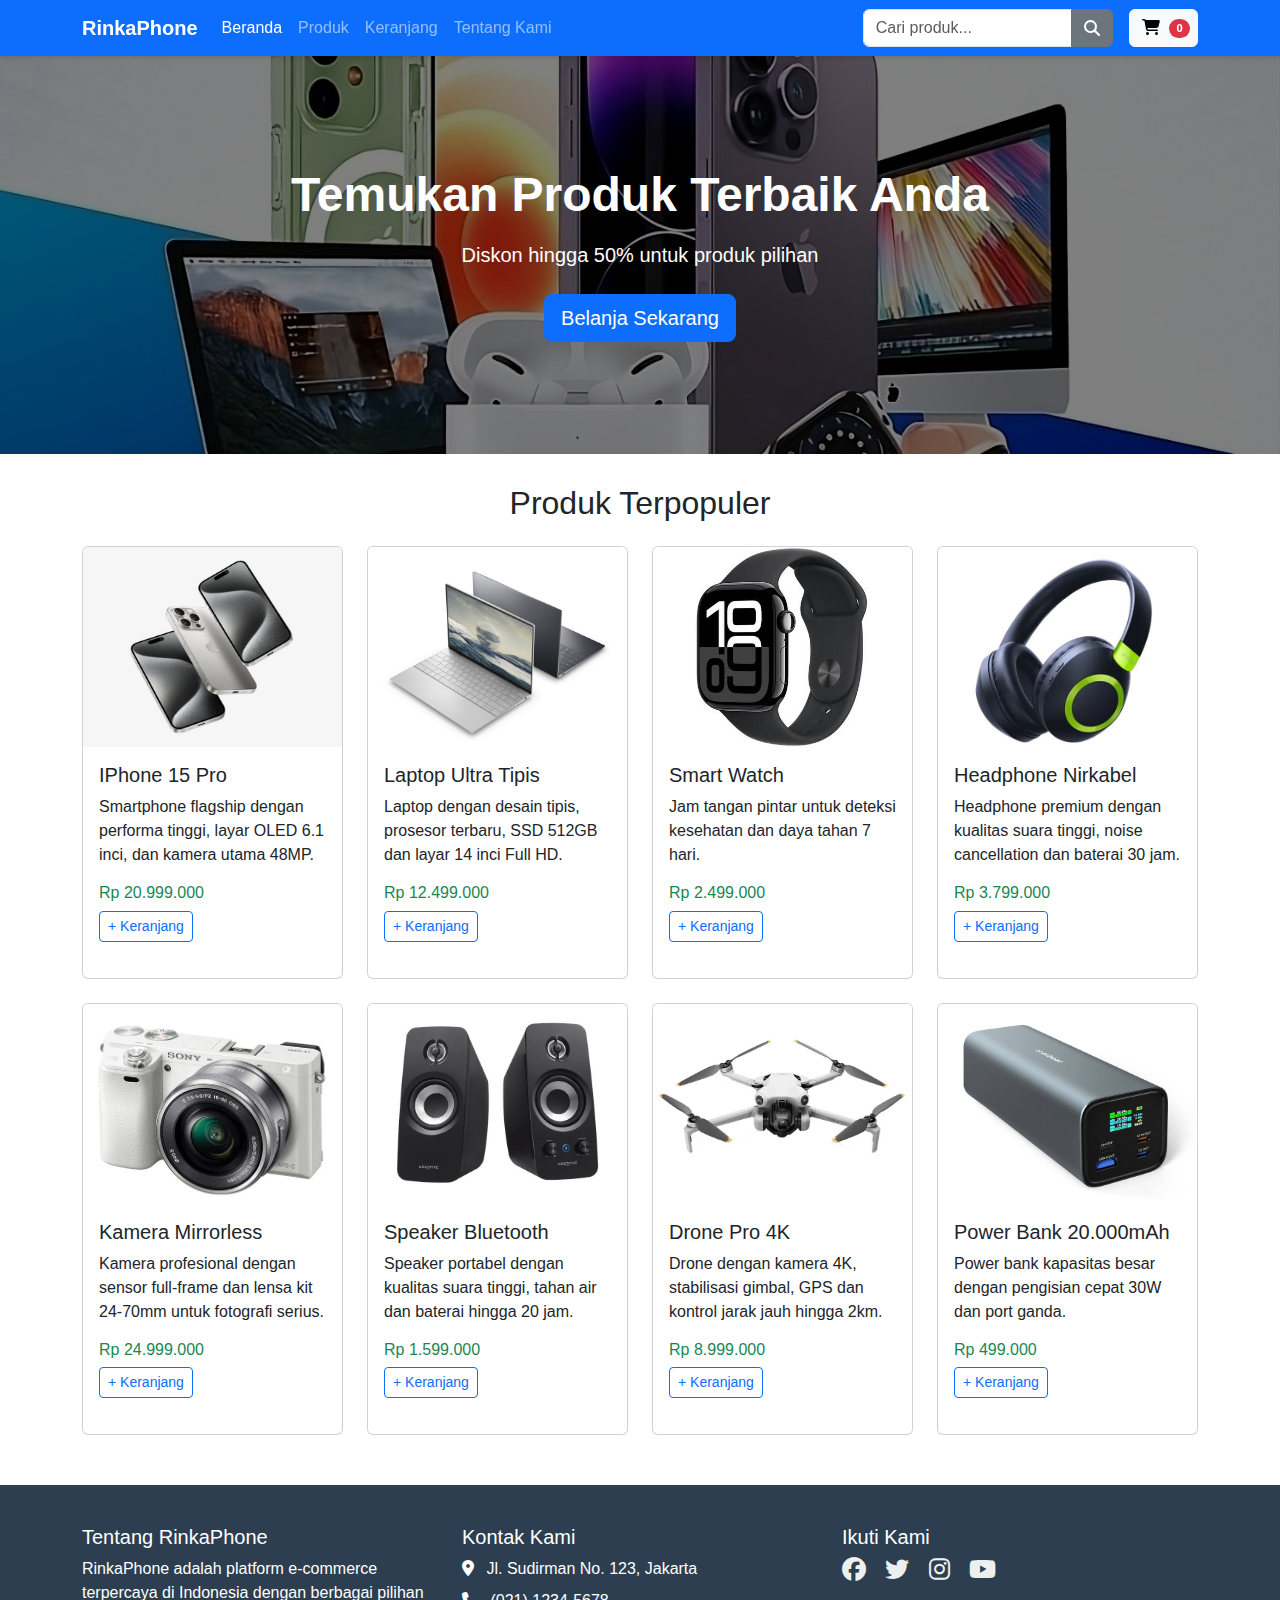
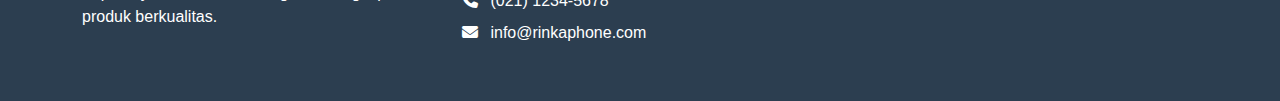
<file: UAS P.WEB/index.html>
]<!DOCTYPE html>
<html lang="en">
  <head>
    <meta charset="UTF-8" />
    <meta name="viewport" content="width=device-width, initial-scale=1.0" />
    <title>RinkaPhone - Toko Online Terbaik</title>
    <!-- Bootstrap 5 CSS -->
    <link
      href="https://cdn.jsdelivr.net/npm/bootstrap@5.3.2/dist/css/bootstrap.min.css"
      rel="stylesheet"
    />
    <link
      rel="stylesheet"
      href="https://cdnjs.cloudflare.com/ajax/libs/font-awesome/6.4.0/css/all.min.css"
    />
    <link rel="stylesheet" href="assets/style.css" />
  </head>
  <body>
    <!-- Navigation -->
    <nav class="navbar navbar-expand-lg navbar-dark bg-primary fixed-top">
        <div class="container">
            <a class="navbar-brand fw-bold" href="#">RinkaPhone</a>
            <button class="navbar-toggler" type="button" data-bs-toggle="collapse" data-bs-target="#navbarNav" aria-controls="navbarNav" aria-expanded="false" aria-label="Toggle navigation">
                <span class="navbar-toggler-icon"></span>
            </button>
            <div class="collapse navbar-collapse" id="navbarNav">
                <ul class="navbar-nav me-auto">
                    <li class="nav-item">
                        <a class="nav-link active" href="#">Beranda</a>
                    </li>
                    <li class="nav-item">
                        <a class="nav-link" href="produk.html">Produk</a>
                    </li>
                    <li class="nav-item">
                        <a class="nav-link" href="cart.html">Keranjang</a>
                    </li>
                    <li class="nav-item">
                        <a class="nav-link" href="#">Tentang Kami</a>
                    </li>
                </ul>
                <div class="d-flex">
                  <div class="input-group me-3" style="width: 250px;" id="searchArea">
                    <input type="text" class="form-control" placeholder="Cari produk..." id="searchInput">
                    <button class="btn btn-secondary" type="button" id="searchBtn">
                      <i class="fas fa-search"></i>
                    </button>
                  </div>                  
                    <div class="position-relative">
                        <button class="btn btn-light position-relative" id="cartButton" data-bs-toggle="offcanvas" data-bs-target="#cartOffcanvas">
                            <i class="fas fa-shopping-cart"></i>
                            <span class="cart-badge badge bg-danger rounded-pill" id="cartCount">0</span>
                        </button>
                    </div>
                </div>
            </div>
        </div>
    </nav>

    <!-- Hero Section -->
    <div class="hero-section text-center">
      <div class="container">
        <h1 class="hero-title mb-3">Temukan Produk Terbaik Anda</h1>
        <p class="lead mb-4">Diskon hingga 50% untuk produk pilihan</p>
        <a href="produk.html" class="btn btn-primary btn-lg">Belanja Sekarang</a>
      </div>
    </div>

   <!-- Product Section -->
<section class="container mb-5" id="produk">
  <h2 class="text-center mb-4">Produk Terpopuler</h2>
  <div class="row row-cols-2 row-cols-md-2 row-cols-lg-3 row-cols-xl-4 g-4">
    <!-- Product 1 -->
    <div class="col" id="product1" onclick="showProductDetail(1)" style="cursor:pointer;">
      <div class="card product-card h-100">
        <img src="assets/ip.jpg" class="card-img-top product-img" alt="hp" />
        <div class="card-body">
          <h5 class="card-title">IPhone 15 Pro</h5>
          <p class="card-text">
            Smartphone flagship dengan performa tinggi, layar OLED 6.1 inci, dan kamera utama 48MP.
          </p>
          <div class="d-flex flex-column align-items-start">
            <h6 class="text-success mb-0">Rp 20.999.000</h6>
            <button
              class="btn btn-sm btn-outline-primary add-to-cart mt-2"
              data-id="1"
              data-name="Iphone 15 Pro"
              data-price="20999000"
              data-img="assets/ip.jpg"
            >
              + Keranjang
            </button>
          </div>
        </div>
      </div>
    </div>

    <!-- Product 2 -->
    <div class="col" id="product2" onclick="showProductDetail(2)" style="cursor:pointer;">
      <div class="card product-card h-100">
        <img src="assets/lp.jpg" class="card-img-top product-img" alt="Laptop" />
        <div class="card-body">
          <h5 class="card-title">Laptop Ultra Tipis</h5>
          <p class="card-text">
            Laptop dengan desain tipis, prosesor terbaru, SSD 512GB dan layar 14 inci Full HD.
          </p>
          <div class="d-flex flex-column align-items-start">
            <h6 class="text-success mb-0">Rp 12.499.000</h6>
            <button
              class="btn btn-sm btn-outline-primary add-to-cart mt-2"
              data-id="2"
              data-name="Laptop Ultra Tipis"
              data-price="12499000"
              data-img="assets/lp.jpg"
            >
              + Keranjang
            </button>
          </div>
        </div>
      </div>
    </div>

    <!-- Product 3 -->
    <div class="col" id="product3" onclick="showProductDetail(3)" style="cursor:pointer;">
      <div class="card product-card h-100">
        <img src="assets/sm.jpg" class="card-img-top product-img" alt="Jam tangan" />
        <div class="card-body">
          <h5 class="card-title">Smart Watch</h5>
          <p class="card-text">
            Jam tangan pintar untuk deteksi kesehatan dan daya tahan 7 hari.
          </p>
          <div class="d-flex flex-column align-items-start">
            <h6 class="text-success mb-0">Rp 2.499.000</h6>
            <button
              class="btn btn-sm btn-outline-primary add-to-cart mt-2"
              data-id="3"
              data-name="Smart Watch"
              data-price="2499000"
              data-img="assets/sm.jpg"
            >
              + Keranjang
            </button>
          </div>
        </div>
      </div>
    </div>

    <!-- Product 4 -->
    <div class="col" id="product4" onclick="showProductDetail(4)" style="cursor:pointer;">
      <div class="card product-card h-100">
        <img src="assets/hn.jpg" class="card-img-top product-img" alt="Headphone" />
        <div class="card-body">
          <h5 class="card-title">Headphone Nirkabel</h5>
          <p class="card-text">
            Headphone premium dengan kualitas suara tinggi, noise cancellation dan baterai 30 jam.
          </p>
          <div class="d-flex flex-column align-items-start">
            <h6 class="text-success mb-0">Rp 3.799.000</h6>
            <button
              class="btn btn-sm btn-outline-primary add-to-cart mt-2"
              data-id="4"
              data-name="Headphone Nirkabel"
              data-price="3799000"
              data-img="assets/hn.jpg"
            >
              + Keranjang
            </button>
          </div>
        </div>
      </div>
    </div>

    <!-- Product 5 -->
    <div class="col" id="product5" onclick="showProductDetail(5)" style="cursor:pointer;">
      <div class="card product-card h-100">
        <img src="assets/km.jpg" class="card-img-top product-img" alt="Kamera" />
        <div class="card-body">
          <h5 class="card-title">Kamera Mirrorless</h5>
          <p class="card-text">
            Kamera profesional dengan sensor full-frame dan lensa kit 24-70mm untuk fotografi serius.
          </p>
          <div class="d-flex flex-column align-items-start">
            <h6 class="text-success mb-0">Rp 24.999.000</h6>
            <button
              class="btn btn-sm btn-outline-primary add-to-cart mt-2"
              data-id="5"
              data-name="Kamera Mirrorless"
              data-price="24999000"
              data-img="assets/km.jpg"
            >
              + Keranjang
            </button>
          </div>
        </div>
      </div>
    </div>

    <!-- Product 6 -->
    <div class="col" id="product6" onclick="showProductDetail(6)" style="cursor:pointer;">
      <div class="card product-card h-100">
        <img src="assets/bl.jpg" class="card-img-top product-img" alt="Speaker bluetooth" />
        <div class="card-body">
          <h5 class="card-title">Speaker Bluetooth</h5>
          <p class="card-text">
            Speaker portabel dengan kualitas suara tinggi, tahan air dan baterai hingga 20 jam.
          </p>
          <div class="d-flex flex-column align-items-start">
            <h6 class="text-success mb-0">Rp 1.599.000</h6>
            <button
              class="btn btn-sm btn-outline-primary add-to-cart mt-2"
              data-id="6"
              data-name="Speaker Bluetooth"
              data-price="1599000"
              data-img="assets/bl.jpg"
            >
              + Keranjang
            </button>
          </div>
        </div>
      </div>
    </div>

    <!-- Product 7 -->
    <div class="col" id="product7" onclick="showProductDetail(7)" style="cursor:pointer;">
      <div class="card product-card h-100">
        <img src="assets/dr.jpg" class="card-img-top product-img" alt="Drone" />
        <div class="card-body">
          <h5 class="card-title">Drone Pro 4K</h5>
          <p class="card-text">
            Drone dengan kamera 4K, stabilisasi gimbal, GPS dan kontrol jarak jauh hingga 2km.
          </p>
          <div class="d-flex flex-column align-items-start">
            <h6 class="text-success mb-0">Rp 8.999.000</h6>
            <button
              class="btn btn-sm btn-outline-primary add-to-cart mt-2"
              data-id="7"
              data-name="Drone Pro 4K"
              data-price="8999000"
              data-img="assets/dr.jpg"
            >
              + Keranjang
            </button>
          </div>
        </div>
      </div>
    </div>

    <!-- Product 8 -->
    <div class="col" id="product8" onclick="showProductDetail(8)" style="cursor:pointer;">
      <div class="card product-card h-100">
        <img src="assets/pb.jpg" class="card-img-top product-img" alt="Powerbank" />
        <div class="card-body">
          <h5 class="card-title">Power Bank 20.000mAh</h5>
          <p class="card-text">
            Power bank kapasitas besar dengan pengisian cepat 30W dan port ganda.
          </p>
          <div class="d-flex flex-column align-items-start">
            <h6 class="text-success mb-0">Rp 499.000</h6>
            <button
              class="btn btn-sm btn-outline-primary add-to-cart mt-2"
              data-id="8"
              data-name="Power Bank 20.000mAh"
              data-price="499000"
              data-img="assets/pb.jpg"
            >
              + Keranjang
            </button>
          </div>
        </div>
      </div>
    </div>
  </div>
</section>


    <!-- Keranjang belanja -->
    <div class="offcanvas offcanvas-end" tabindex="-1" id="cartOffcanvas" aria-labelledby="cartOffcanvasLabel">
        <div class="offcanvas-header">
            <h5 class="offcanvas-title" id="cartOffcanvasLabel">Keranjang Belanja</h5>
            <button type="button" class="btn-close" data-bs-dismiss="offcanvas" aria-label="Close"></button>
        </div>
        <div class="offcanvas-body">
            <div id="cartItems"></div>
            <div class="mt-3">
                <h6>Total: <span id="cartTotal">Rp 0</span></h6>
                <button type="button" class="btn btn-success w-100 mt-3" id="checkoutBtn">Checkout</button>
            </div>
        </div>
    </div>

    <!-- Footer -->
    <footer class="footer">
      <div class="container">
        <div class="row">
          <div class="col-md-4 mb-4 mb-md-0">
            <h5>Tentang RinkaPhone</h5>
            <p>
              RinkaPhone adalah platform e-commerce terpercaya di Indonesia
              dengan berbagai pilihan produk berkualitas.
            </p>
          </div>
          <div class="col-md-4 mb-4 mb-md-0">
            <h5>Kontak Kami</h5>
            <ul class="list-unstyled">
              <li class="mb-2">
                <i class="fas fa-map-marker-alt me-2"></i> Jl. Sudirman No. 123,
                Jakarta
              </li>
              <li class="mb-2">
                <i class="fas fa-phone me-2"></i> (021) 1234-5678
              </li>
              <li class="mb-2">
                <i class="fas fa-envelope me-2"></i> info@rinkaphone.com
              </li>
            </ul>
          </div>
          <div class="col-md-4">
            <h5>Ikuti Kami</h5>
            <div class="social-icons">
              <a href="#" class="social-icon"
                ><i class="fab fa-facebook"></i
              ></a>
              <a href="#" class="social-icon"><i class="fab fa-twitter"></i></a>
              <a href="#" class="social-icon"
                ><i class="fab fa-instagram"></i
              ></a>
              <a href="#" class="social-icon"><i class="fab fa-youtube"></i></a>
            </div>
          </div>
        </div>
      </div>
    </footer>

    <!-- Bootstrap JS -->
    <script src="https://cdn.jsdelivr.net/npm/bootstrap@5.3.2/dist/js/bootstrap.bundle.min.js"></script>
    <script src="assets/script.js"></script>

    <!-- Modal Detail Produk -->
    <div class="modal fade" id="productDetailModal" tabindex="-1" aria-labelledby="productDetailLabel" aria-hidden="true">
      <div class="modal-dialog modal-lg modal-dialog-centered">
        <div class="modal-content">
          <div class="modal-header">
            <h5 class="modal-title" id="productDetailLabel">Detail Produk</h5>
            <button type="button" class="btn-close" data-bs-dismiss="modal" aria-label="Tutup"></button>
          </div>
          <div class="modal-body row" id="productDetailBody">
            <!-- Isi detail produk akan muncul di sini -->
          </div>
        </div>
      </div>
    </div>

  </body>
</html>
</file>
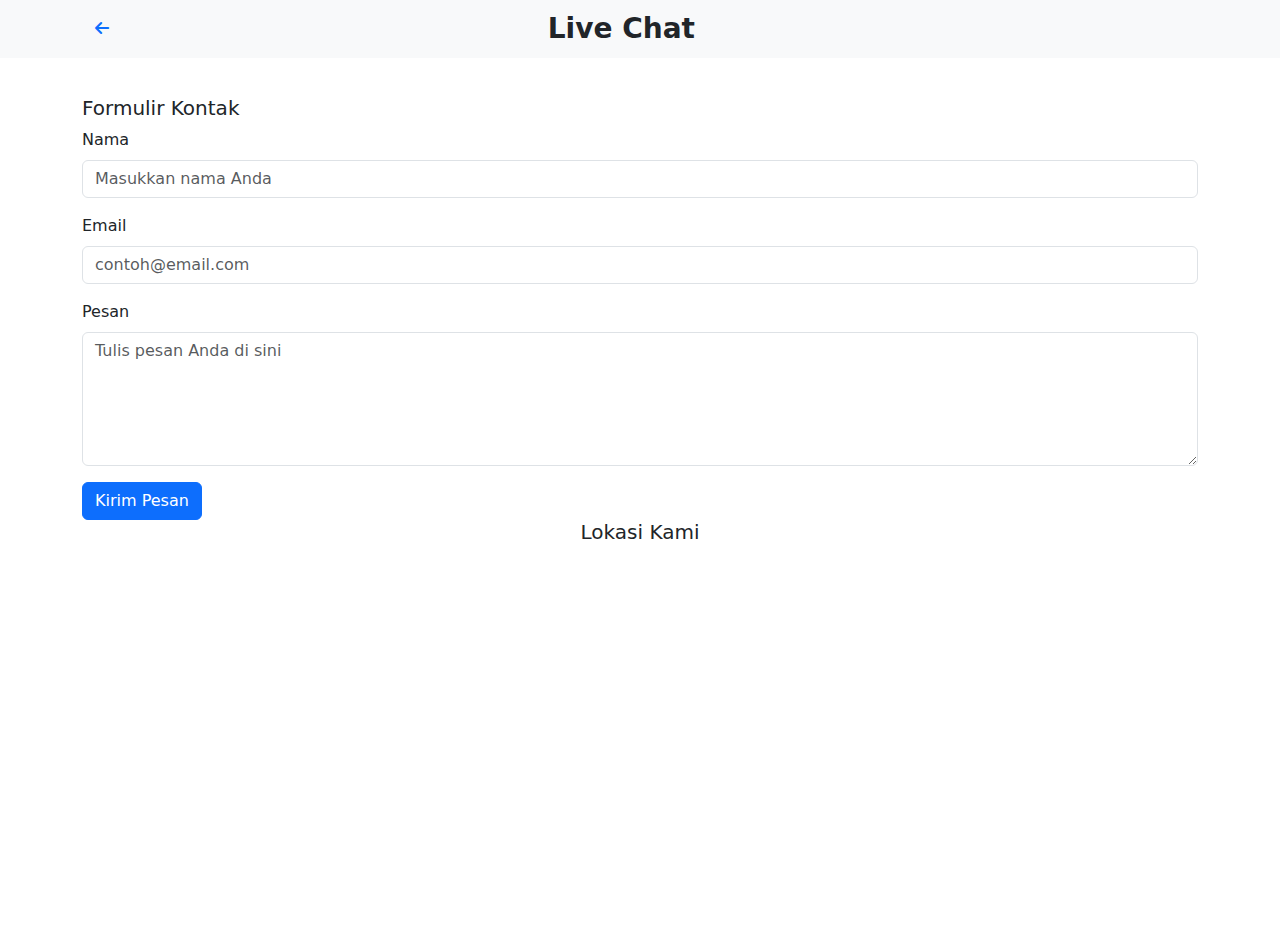
<file: kontak.html>
<!DOCTYPE html>
<html lang="id">
<head>
  <meta charset="UTF-8" />
  <meta name="viewport" content="width=device-width, initial-scale=1.0" />
  <title>Kontak Kami - RinkaPhone</title>
  <link href="https://cdn.jsdelivr.net/npm/bootstrap@5.3.2/dist/css/bootstrap.min.css" rel="stylesheet" />
  <link rel="stylesheet" href="https://cdnjs.cloudflare.com/ajax/libs/font-awesome/6.4.0/css/all.min.css" />
  <link rel="stylesheet" href="assets/style.css" />
</head>
<body class="page">

  <!-- Navbar -->
  <nav class="navbar navbar-light bg-light fixed-top">
        <div class="container d-flex justify-content-between align-items-center">
          <button class="btn btn-light me-2" onclick="history.back()">
            <i class="fas fa-arrow-left text-primary"></i> 
          </button>
          <div class="mx-auto text-dark fw-bold fs-3">Live Chat</div>
          <div style="width: 85.25px;"></div>
        </div>
      </nav>

      <!-- Konten Utama -->
     <main class="container mt-5 pt-5">

    <!-- Formulir -->
    <div class="mb-5">
      <h5>Formulir Kontak</h5>
      <form id="kontakform">
        <div class="mb-3">
          <label for="name" class="form-label">Nama</label>
          <input type="text" class="form-control" id="name" placeholder="Masukkan nama Anda" />
        </div>
        <div class="mb-3">
          <label for="email" class="form-label">Email</label>
          <input type="email" class="form-control" id="email" placeholder="contoh@email.com" />
        </div>
        <div class="mb-3">
          <label for="message" class="form-label">Pesan</label>
          <textarea class="form-control" id="message" rows="5" placeholder="Tulis pesan Anda di sini"></textarea>
        </div>
        <button type="submit" class="btn btn-primary">Kirim Pesan</button>
      </form>


    <!-- Google Maps -->
    <div class="mb-5 text-center">
      <h5>Lokasi Kami</h5>
      <div class="ratio ratio-16x9 mx-auto" style="max-width: 600px;">
        <iframe 
          src="https://www.google.com/maps/embed?pb=!1m18!1m12!1m3!1d3952.8534191005464!2d110.8012433!3d-7.8082234!2m3!1f0!2f0!3f0!3m2!1i1024!2i768!4f13.1!3m3!1m2!1s0x2e7a146e3b181b91%3A0x1234567890abcdef!2sJl.%20Tipes%20No.123%2C%20Surakarta!5e0!3m2!1sid!2sid!4v1624081762631!5m2!1sid!2sid" 
          width="100%" 
          height="100%" 
          style="border:0;" 
          allowfullscreen="" 
          loading="lazy" 
          referrerpolicy="no-referrer-when-downgrade">
        </iframe>
      </div>
    </div>
  </main>

  <footer class="footerb"></footer>

  <!-- Script -->
  <script src="https://cdn.jsdelivr.net/npm/bootstrap@5.3.2/dist/js/bootstrap.bundle.min.js"></script>
  <script src="assets/script.js"></script>

</body>
</html>
</file>
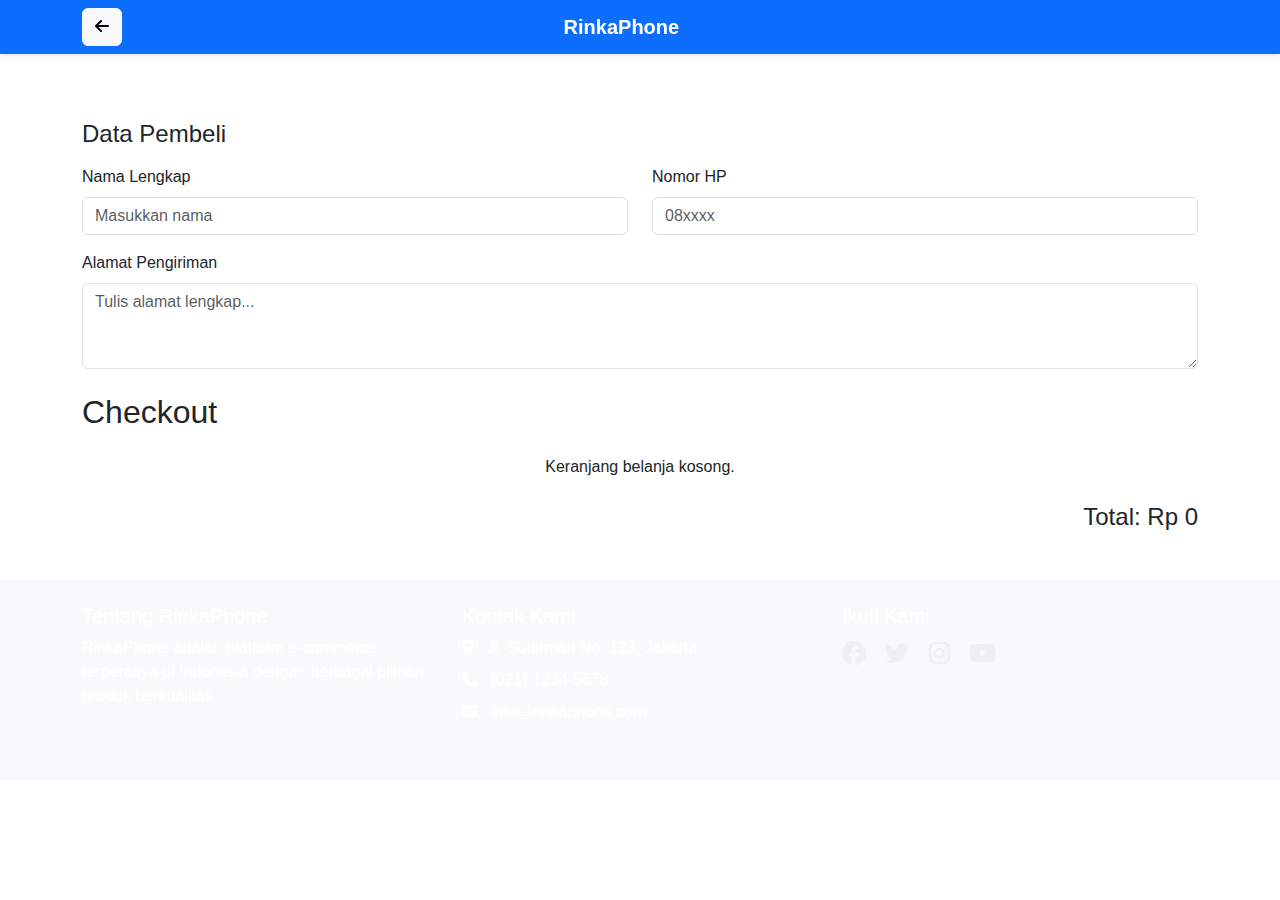
<file: UAS P.WEB/co.html>
<!DOCTYPE html>
<html lang="id">
  <head>
    <meta charset="UTF-8" />
    <meta name="viewport" content="width=device-width, initial-scale=1.0" />
    <title>Checkout - RinkaPhone</title>

    <!-- Bootstrap 5 CSS -->
    <link
      href="https://cdn.jsdelivr.net/npm/bootstrap@5.3.2/dist/css/bootstrap.min.css"
      rel="stylesheet"
    />
    <link
      rel="stylesheet"
      href="https://cdnjs.cloudflare.com/ajax/libs/font-awesome/6.5.0/css/all.min.css"
    />
    <link rel="stylesheet" href="assets/style.css" />
  </head>
  <body>
    <!-- Navbar -->
    <nav class="navbar navbar-dark bg-primary fixed-top">
        <div class="container d-flex justify-content-between align-items-center">
          <button class="btn btn-light me-2" onclick="history.back()">
            <i class="fas fa-arrow-left"></i> 
          </button>
          <div class="mx-auto text-white fw-bold fs-5">RinkaPhone</div>
          <div style="width: 85.25px;"></div>
        </div>
      </nav>
    
    <div style="padding-top: 90px;"></div>

    <!-- Checkout Section -->
    <div class="container">
        <h4 class="mb-3">Data Pembeli</h4>
        <form class="mb-4">
        <div class="row">
            <div class="col-md-6 mb-3">
            <label for="buyerName" class="form-label">Nama Lengkap</label>
            <input type="text" class="form-control" id="buyerName" placeholder="Masukkan nama" required />
            <div class="invalid-feedback">Nama wajib diisi.</div>
            </div>
            <div class="col-md-6 mb-3">
            <label for="buyerPhone" class="form-label">Nomor HP</label>
            <input type="tel" class="form-control" id="buyerPhone" placeholder="08xxxx" required />
            <div class="invalid-feedback">Nomor HP wajib diisi.</div>
            </div>
        </div>
        <div class="mb-3">
            <label for="buyerAddress" class="form-label">Alamat Pengiriman</label>
            <textarea class="form-control" id="buyerAddress" rows="3" placeholder="Tulis alamat lengkap..." required></textarea>
            <div class="invalid-feedback">Alamat wajib diisi.</div>
        </div>
        </form>

    
      <h2 class="mb-4">Checkout</h2>
      <div id="checkoutItems"></div>
      <h4 class="mt-4 text-end">Total: <span id="checkoutTotal">Rp 0</span></h4>

      <div class="text-end mt-3">
        <button class="btn btn-success" id="finishCheckout">
          Selesai
        </button>
      </div>
    </div>

    <!-- Offcanvas Keranjang -->
    <div class="offcanvas offcanvas-end" tabindex="-1" id="cartOffcanvas" aria-labelledby="cartOffcanvasLabel">
      <div class="offcanvas-header">
        <h5 class="offcanvas-title" id="cartOffcanvasLabel">Keranjang Belanja</h5>
        <button type="button" class="btn-close" data-bs-dismiss="offcanvas"></button>
      </div>
      <div class="offcanvas-body">
        <div id="cartItems"></div>
        <div class="mt-3">
          <h6>Total: <span id="cartTotal">Rp 0</span></h6>
          <button type="button" class="btn btn-success w-100 mt-3" id="checkoutBtn" onclick="window.location.href='co.html'">Checkout</button>
        </div>
      </div>
    </div>

    <!-- Footer -->
    <footer class="footer bg-light mt-5 pt-4">
      <div class="container">
        <div class="row">
          <div class="col-md-4 mb-4 mb-md-0">
            <h5>Tentang RinkaPhone</h5>
            <p>
              RinkaPhone adalah platform e-commerce terpercaya di Indonesia
              dengan berbagai pilihan produk berkualitas.
            </p>
          </div>
          <div class="col-md-4 mb-4 mb-md-0">
            <h5>Kontak Kami</h5>
            <ul class="list-unstyled">
              <li class="mb-2">
                <i class="fas fa-map-marker-alt me-2"></i> Jl. Sudirman No. 123, Jakarta
              </li>
              <li class="mb-2">
                <i class="fas fa-phone me-2"></i> (021) 1234-5678
              </li>
              <li class="mb-2">
                <i class="fas fa-envelope me-2"></i> info@rinkaphone.com
              </li>
            </ul>
          </div>
          <div class="col-md-4">
            <h5>Ikuti Kami</h5>
            <div class="social-icons">
              <a href="#" class="social-icon"><i class="fab fa-facebook"></i></a>
              <a href="#" class="social-icon"><i class="fab fa-twitter"></i></a>
              <a href="#" class="social-icon"><i class="fab fa-instagram"></i></a>
              <a href="#" class="social-icon"><i class="fab fa-youtube"></i></a>
            </div>
          </div>
        </div>
      </div>
    </footer>

    <!-- Bootstrap JS -->
    <script src="https://cdn.jsdelivr.net/npm/bootstrap@5.3.2/dist/js/bootstrap.bundle.min.js"></script>

    <!-- Script Utama -->
    <script src="assets/script.js"></script>
  </body>
</html>
</file>
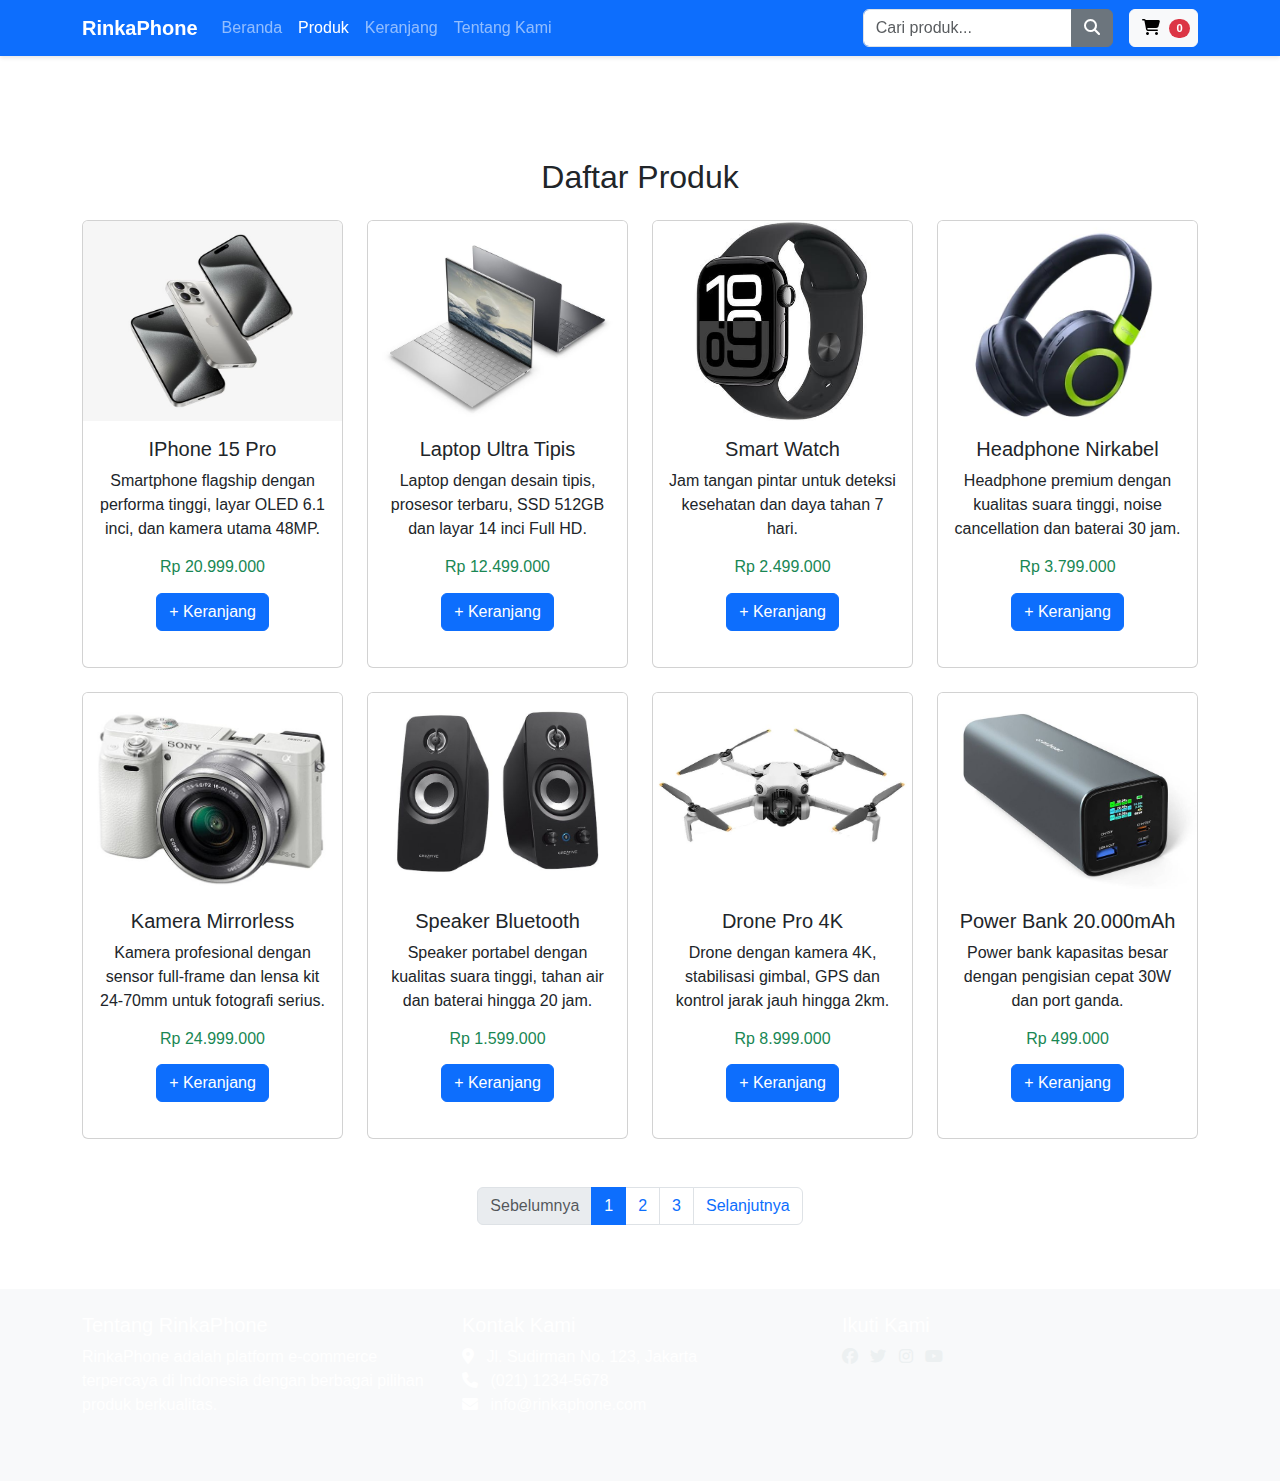
<file: UAS P.WEB/produk.html>
<!DOCTYPE html>
<html lang="id">
<head>
  <meta charset="UTF-8" />
  <meta name="viewport" content="width=device-width, initial-scale=1.0"/>
  <title>Daftar Produk - RinkaPhone</title>
  <link href="https://cdn.jsdelivr.net/npm/bootstrap@5.3.2/dist/css/bootstrap.min.css" rel="stylesheet"/>
  <link rel="stylesheet" href="https://cdnjs.cloudflare.com/ajax/libs/font-awesome/6.4.0/css/all.min.css"/>
  <link rel="stylesheet" href="assets/style.css"/>
  <style>
    .product-card {
      transition: transform 0.3s ease, box-shadow 0.3s ease;
    }
    .product-card:hover {
      transform: scale(1.02);
      box-shadow: 0 0.5rem 1rem rgba(0, 0, 0, 0.15);
    }
    .product-card img {
      height: 200px;
      object-fit: cover;
    }
  </style>
</head>
<body>
  <nav class="navbar navbar-expand-lg navbar-dark bg-primary fixed-top">
    <div class="container">
      <a class="navbar-brand fw-bold" href="#">RinkaPhone</a>
      <button class="navbar-toggler" type="button" data-bs-toggle="collapse" data-bs-target="#navbarNav">
        <span class="navbar-toggler-icon"></span>
      </button>
      <div class="collapse navbar-collapse" id="navbarNav">
        <ul class="navbar-nav me-auto">
          <li class="nav-item"><a class="nav-link" href="index.html">Beranda</a></li>
          <li class="nav-item"><a class="nav-link active" href="#">Produk</a></li>
          <li class="nav-item"><a class="nav-link" href="cart.html">Keranjang</a></li>
          <li class="nav-item"><a class="nav-link" href="#">Tentang Kami</a></li>
        </ul>
        <div class="d-flex">
          <div class="input-group me-3" style="width: 250px;">
            <input type="text" class="form-control" placeholder="Cari produk...">
            <button class="btn btn-secondary" type="button"><i class="fas fa-search"></i></button>
          </div>
          <div class="position-relative">
            <button class="btn btn-light position-relative" id="cartButton" data-bs-toggle="offcanvas" data-bs-target="#cartOffcanvas">
              <i class="fas fa-shopping-cart"></i>
              <span class="cart-badge badge bg-danger rounded-pill" id="cartCount">0</span>
            </button>
          </div>
        </div>
      </div>
    </div>
  </nav>

  <div style="padding-top: 80px;"></div>

  <section class="container my-5" id="produk">
    <h2 class="text-center mb-4">Daftar Produk</h2>
    <div class="row row-cols-2 row-cols-sm-2 row-cols-md-3 row-cols-lg-4 g-4">
      
      <!-- Template Produk -->
      <!-- Ulangi blok berikut untuk setiap produk -->
      <!-- Produk 1 -->
      <div class="col" onclick="showProductDetail(1)" style="cursor:pointer;">
        <div class="card h-100 product-card text-center">
          <img src="assets/ip.jpg" class="card-img-top" alt="IPhone 15 Pro">
          <div class="card-body">
            <h5 class="card-title">IPhone 15 Pro</h5>
            <p class="card-text">Smartphone flagship dengan performa tinggi, layar OLED 6.1 inci, dan kamera utama 48MP.</p>
            <h6 class="text-success">Rp 20.999.000</h6>
            <button class="btn btn-primary mt-2 add-to-cart" data-id="1" data-name="IPhone 15 Pro" data-price="20999000" data-img="assets/ip.jpg" data-desc="Smartphone flagship dengan performa tinggi, layar OLED 6.1 inci, dan kamera utama 48MP.">+ Keranjang</button>
          </div>
        </div>
      </div>

      <!-- Produk 2 -->
      <div class="col" onclick="showProductDetail(2)" style="cursor:pointer;">
        <div class="card h-100 product-card text-center">
          <img src="assets/lp.jpg" class="card-img-top" alt="Laptop Ultra Tipis">
          <div class="card-body">
            <h5 class="card-title">Laptop Ultra Tipis</h5>
            <p class="card-text">Laptop dengan desain tipis, prosesor terbaru, SSD 512GB dan layar 14 inci Full HD.</p>
            <h6 class="text-success">Rp 12.499.000</h6>
            <button class="btn btn-primary mt-2 add-to-cart" data-id="2" data-name="Laptop Ultra Tipis" data-price="12499000" data-img="assets/lp.jpg" data-desc="Laptop dengan desain tipis, prosesor terbaru, SSD 512GB dan layar 14 inci Full HD.">+ Keranjang</button>
          </div>
        </div>
      </div>

      <!-- Produk 3 -->
      <div class="col" onclick="showProductDetail(3)" style="cursor:pointer;">
        <div class="card h-100 product-card text-center">
          <img src="assets/sm.jpg" class="card-img-top" alt="Smart Watch">
          <div class="card-body">
            <h5 class="card-title">Smart Watch</h5>
            <p class="card-text">Jam tangan pintar untuk deteksi kesehatan dan daya tahan 7 hari.</p>
            <h6 class="text-success">Rp 2.499.000</h6>
            <button class="btn btn-primary mt-2 add-to-cart" data-id="3" data-name="Smart Watch" data-price="2499000" data-img="assets/sm.jpg" data-desc="Jam tangan pintar untuk deteksi kesehatan dan daya tahan 7 hari.">+ Keranjang</button>
          </div>
        </div>
      </div>

      <!-- Produk 4 -->
      <div class="col" onclick="showProductDetail(4)" style="cursor:pointer;">
        <div class="card h-100 product-card text-center">
          <img src="assets/hn.jpg" class="card-img-top" alt="Headphone Nirkabel">
          <div class="card-body">
            <h5 class="card-title">Headphone Nirkabel</h5>
            <p class="card-text">Headphone premium dengan kualitas suara tinggi, noise cancellation dan baterai 30 jam.</p>
            <h6 class="text-success">Rp 3.799.000</h6>
            <button class="btn btn-primary mt-2 add-to-cart" data-id="4" data-name="Headphone Nirkabel" data-price="3799000" data-img="assets/hn.jpg" data-desc="Headphone premium dengan kualitas suara tinggi, noise cancellation dan baterai 30 jam.">+ Keranjang</button>
          </div>
        </div>
      </div>

      <!-- Produk 5 -->
      <div class="col" onclick="showProductDetail(5)" style="cursor:pointer;">
        <div class="card h-100 product-card text-center">
          <img src="assets/km.jpg" class="card-img-top" alt="Kamera Mirrorless">
          <div class="card-body">
            <h5 class="card-title">Kamera Mirrorless</h5>
            <p class="card-text">Kamera profesional dengan sensor full-frame dan lensa kit 24-70mm untuk fotografi serius.</p>
            <h6 class="text-success">Rp 24.999.000</h6>
            <button class="btn btn-primary mt-2 add-to-cart" data-id="5" data-name="Kamera Mirrorless" data-price="24999000" data-img="assets/km.jpg" data-desc="Kamera profesional dengan sensor full-frame dan lensa kit 24-70mm untuk fotografi serius.">+ Keranjang</button>
          </div>
        </div>
      </div>

      <!-- Produk 6 -->
      <div class="col" onclick="showProductDetail(6)" style="cursor:pointer;">
        <div class="card h-100 product-card text-center">
          <img src="assets/bl.jpg" class="card-img-top" alt="Speaker Bluetooth">
          <div class="card-body">
            <h5 class="card-title">Speaker Bluetooth</h5>
            <p class="card-text">Speaker portabel dengan kualitas suara tinggi, tahan air dan baterai hingga 20 jam.</p>
            <h6 class="text-success">Rp 1.599.000</h6>
            <button class="btn btn-primary mt-2 add-to-cart" data-id="6" data-name="Speaker Bluetooth" data-price="1599000" data-img="assets/bl.jpg" data-desc="Speaker portabel dengan kualitas suara tinggi, tahan air dan baterai hingga 20 jam.">+ Keranjang</button>
          </div>
        </div>
      </div>

      <!-- Produk 7 -->
      <div class="col" onclick="showProductDetail(7)" style="cursor:pointer;">
        <div class="card h-100 product-card text-center">
          <img src="assets/dr.jpg" class="card-img-top" alt="Drone Pro 4K">
          <div class="card-body">
            <h5 class="card-title">Drone Pro 4K</h5>
            <p class="card-text">Drone dengan kamera 4K, stabilisasi gimbal, GPS dan kontrol jarak jauh hingga 2km.</p>
            <h6 class="text-success">Rp 8.999.000</h6>
            <button class="btn btn-primary mt-2 add-to-cart" data-id="7" data-name="Drone Pro 4K" data-price="8999000" data-img="assets/dr.jpg" data-desc="Drone dengan kamera 4K, stabilisasi gimbal, GPS dan kontrol jarak jauh hingga 2km.">+ Keranjang</button>
          </div>
        </div>
      </div>

      <!-- Produk 8 -->
      <div class="col" onclick="showProductDetail(8)" style="cursor:pointer;">
        <div class="card h-100 product-card text-center">
          <img src="assets/pb.jpg" class="card-img-top" alt="Power Bank 20.000mAh">
          <div class="card-body">
            <h5 class="card-title">Power Bank 20.000mAh</h5>
            <p class="card-text">Power bank kapasitas besar dengan pengisian cepat 30W dan port ganda.</p>
            <h6 class="text-success">Rp 499.000</h6>
            <button class="btn btn-primary mt-2 add-to-cart" data-id="8" data-name="Power Bank 20.000mAh" data-price="499000" data-img="assets/pb.jpg" data-desc="Power bank kapasitas besar dengan pengisian cepat 30W dan port ganda.">+ Keranjang</button>
          </div>
        </div>
      </div>

    </div>
  </section>

  <!-- Offcanvas Keranjang -->
  <div class="offcanvas offcanvas-end" tabindex="-1" id="cartOffcanvas">
    <div class="offcanvas-header">
      <h5 class="offcanvas-title">Keranjang Belanja</h5>
      <button type="button" class="btn-close" data-bs-dismiss="offcanvas"></button>
    </div>
    <div class="offcanvas-body">
      <div id="cartItems"></div>
      <div class="mt-3">
        <h6>Total: <span id="cartTotal">Rp 0</span></h6>
        <button type="button" class="btn btn-success w-100 mt-3" id="checkoutBtn">Checkout</button>
      </div>
    </div>
  </div>

  <!-- Modal Detail Produk -->
  <div class="modal fade" id="productDetailModal" tabindex="-1" aria-labelledby="productDetailLabel" aria-hidden="true">
    <div class="modal-dialog modal-lg modal-dialog-centered">
      <div class="modal-content">
        <div class="modal-header">
          <h5 class="modal-title" id="productDetailLabel">Detail Produk</h5>
          <button type="button" class="btn-close" data-bs-dismiss="modal"></button>
        </div>
        <div class="modal-body row" id="productDetailBody">
          <!-- Isi detail produk akan dimasukkan lewat JS -->
        </div>
      </div>
    </div>
  </div>

  <div class="container d-flex justify-content-center mt-4">
    <nav>
      <ul class="pagination">
        <li class="page-item disabled">
          <a class="page-link" href="#">Sebelumnya</a>
        </li>
        <li class="page-item active">
          <a class="page-link" href="#">1</a>
        </li>
        <li class="page-item">
          <a class="page-link" href="#">2</a>
        </li>
        <li class="page-item">
          <a class="page-link" href="#">3</a>
        </li>
        <li class="page-item">
          <a class="page-link" href="#">Selanjutnya</a>
        </li>
      </ul>
    </nav>
  </div>
  

  <footer class="footer bg-light py-4 mt-5">
    <div class="container">
      <div class="row">
        <div class="col-md-4 mb-4">
          <h5>Tentang RinkaPhone</h5>
          <p>RinkaPhone adalah platform e-commerce terpercaya di Indonesia dengan berbagai pilihan produk berkualitas.</p>
        </div>
        <div class="col-md-4 mb-4">
          <h5>Kontak Kami</h5>
          <ul class="list-unstyled">
            <li><i class="fas fa-map-marker-alt me-2"></i> Jl. Sudirman No. 123, Jakarta</li>
            <li><i class="fas fa-phone me-2"></i> (021) 1234-5678</li>
            <li><i class="fas fa-envelope me-2"></i> info@rinkaphone.com</li>
          </ul>
        </div>
        <div class="col-md-4">
          <h5>Ikuti Kami</h5>
          <div>
            <a href="#" class="me-2"><i class="fab fa-facebook"></i></a>
            <a href="#" class="me-2"><i class="fab fa-twitter"></i></a>
            <a href="#" class="me-2"><i class="fab fa-instagram"></i></a>
            <a href="#"><i class="fab fa-youtube"></i></a>
          </div>
        </div>
      </div>
    </div>
  </footer>

  <script src="https://cdn.jsdelivr.net/npm/bootstrap@5.3.2/dist/js/bootstrap.bundle.min.js"></script>
  <script src="assets/script.js"></script>
</body>
</html>
</file>
<file: UAS P.WEB/assets/style.css>
:root {
    --primary: #2c3e50;
    --secondary: #3498db;
    --light: #ecf0f1;
    --dark: #2c3e50;
    --success: #2ecc71;
}

body {
    font-family: 'Segoe UI', Tahoma, Geneva, Verdana, sans-serif;
    padding-top: 30px;
}

.navbar {
    box-shadow: 0 2px 4px rgba(0,0,0,0.1);
}

.hero-section {
    background: linear-gradient(rgba(0,0,0,0.5), rgba(0,0,0,0.5)), url('bg.jpeg') no-repeat center center;
    background-size: cover;
    height: 400px;
    display: flex;
    align-items: center;
    justify-content: center;
    color: white;
    margin-bottom: 30px;
}

.hero-title {
    font-size: 3rem;
    font-weight: 700;
}

#produk {
    scroll-margin-top: 80px;
    background-color: #ffffff;
  }
  

.product-card {
    transition: transform 0.3s, box-shadow 0.3s;
    margin-bottom: 20px;
    height: 100%;
}

.product-card:hover {
    transform: translateY(-5px);
    box-shadow: 0 10px 20px rgba(0,0,0,0.1);
}

.product-img {
    height: 200px;
    object-fit: cover;
}

.offcanvas .product-description {
    display: none;
  }
  

.cart-badge {
    position: absolute;
    top: -5px;
    right: -5px;
    font-size: 0.7rem;
}

.footer {
    background-color: var(--dark);
    color: white;
    padding: 40px 0;
    margin-top: 50px;
}

.footer a {
    color: var(--light);
}

.footer a:hover {
    color: var(--secondary);
}

.social-icon {
    font-size: 1.5rem;
    margin-right: 15px;
    transition: color 0.3s;
}

.social-icon:hover {
    color: var(--secondary);
}

@keyframes flyToCart {
    0% {
      opacity: 1;
      transform: translate(0, 0) scale(1);
    }
    100% {
      opacity: 0;
      transform: translate(var(--translate-x), var(--translate-y)) scale(0.3);
    }
  }
  
  .fly-img {
    position: fixed;
    z-index: 9999;
    width: 100px;
    height: auto;
    pointer-events: none;
    animation: flyToCart 0.8s ease-in-out forwards;
  }
  
  @media (max-width: 576px) {
    #cartItems img {
      width: 140px !important;
      height: auto !important;
      object-fit: cover;
      margin-right: 10px;
    }
  }
</file>
<file: assets/style.css>
a
</file>
